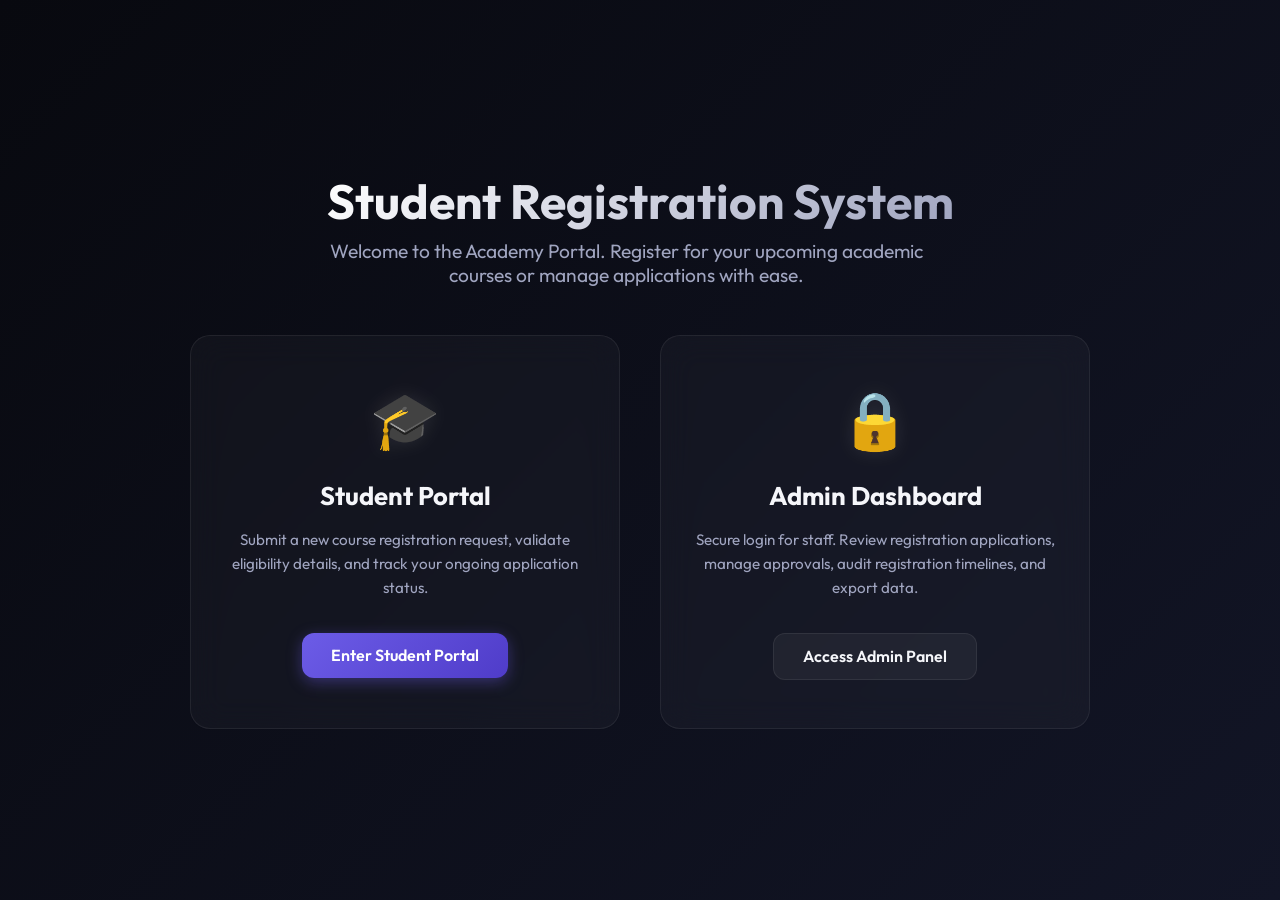
<file: templates/index.html>
<!DOCTYPE html>
<html lang="en">
<head>
    <meta charset="UTF-8">
    <meta name="viewport" content="width=device-width, initial-scale=1.0">
    <meta name="description" content="Portal for Student Registration System - Register for courses and track application status.">
    <title>Student Registration Portal</title>
    <link rel="stylesheet" href="/static/css/style.css">
</head>
<body>
    <div class="portal-wrapper">
        <div class="portal-title">
            <h1>Student Registration System</h1>
            <p>Welcome to the Academy Portal. Register for your upcoming academic courses or manage applications with ease.</p>
        </div>

        <div class="portal-cards">
            <!-- Card 1: Student Portal -->
            <div class="portal-card" onclick="window.location.href='/student'">
                <div class="portal-icon">🎓</div>
                <h2>Student Portal</h2>
                <p>Submit a new course registration request, validate eligibility details, and track your ongoing application status.</p>
                <a href="/student" class="btn-primary" id="student-portal-btn">Enter Student Portal</a>
            </div>

            <!-- Card 2: Admin Dashboard -->
            <div class="portal-card" onclick="window.location.href='/admin'">
                <div class="portal-icon">🔒</div>
                <h2>Admin Dashboard</h2>
                <p>Secure login for staff. Review registration applications, manage approvals, audit registration timelines, and export data.</p>
                <a href="/admin" class="btn-secondary" id="admin-portal-btn">Access Admin Panel</a>
            </div>
        </div>
    </div>
</body>
</html>
</file>
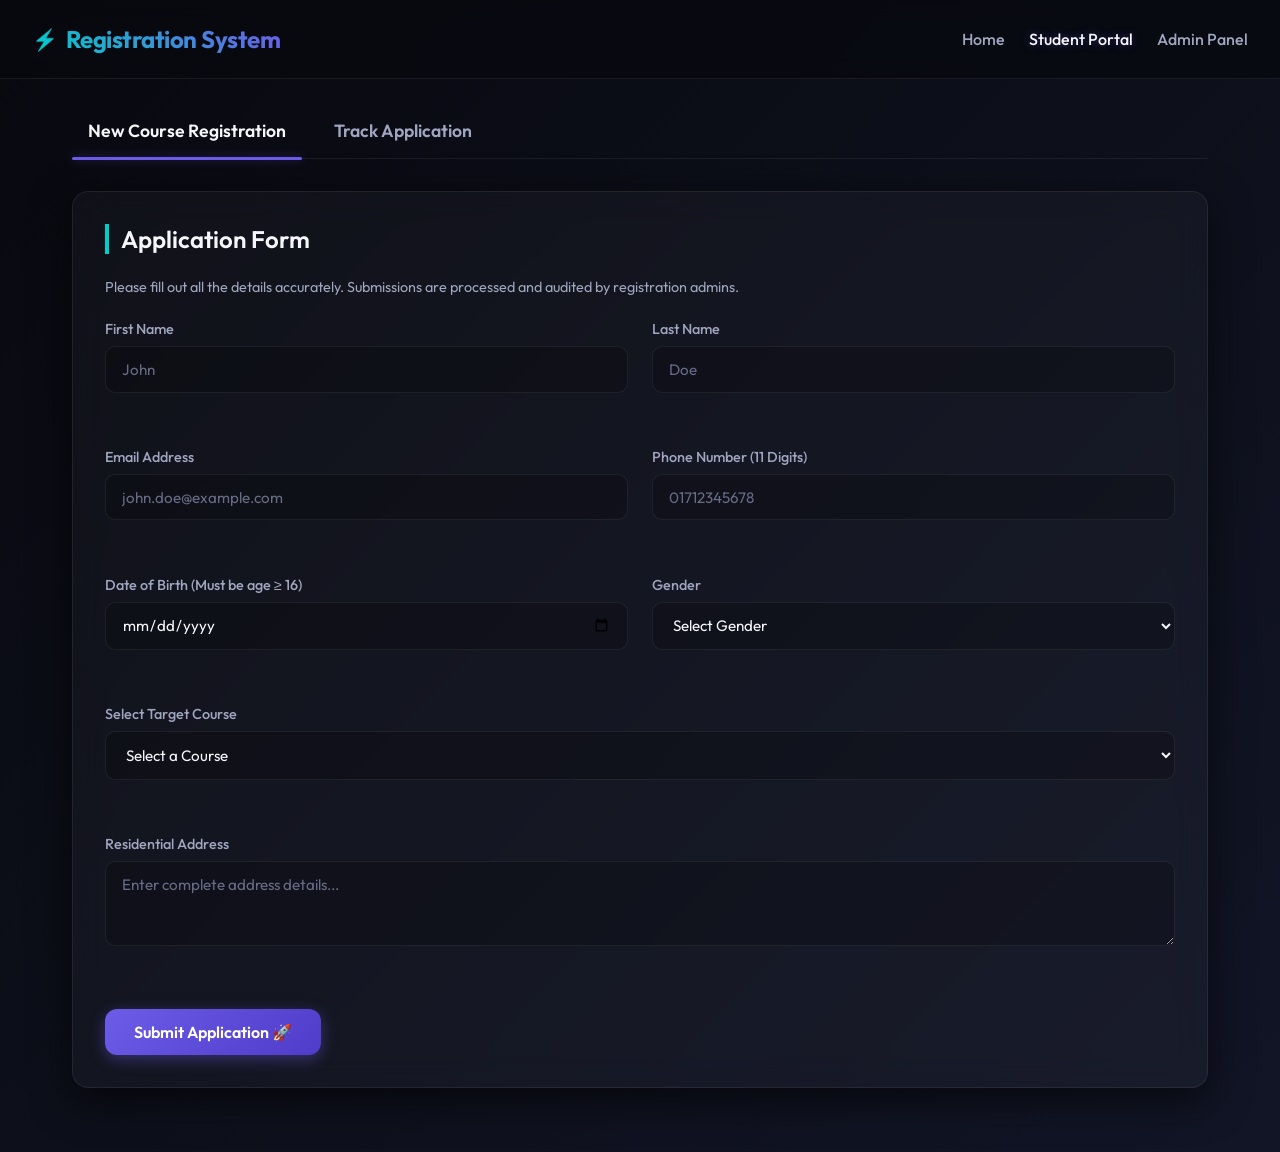
<file: templates/student.html>
<!DOCTYPE html>
<html lang="en">
<head>
    <meta charset="UTF-8">
    <meta name="viewport" content="width=device-width, initial-scale=1.0">
    <meta name="description" content="Register for courses and track your registration status.">
    <title>Student Portal - Registration System</title>
    <link rel="stylesheet" href="/static/css/style.css">
</head>
<body>
    <header>
        <div class="logo" onclick="window.location.href='/'" style="cursor:pointer">Registration System</div>
        <ul class="nav-links">
            <li><a href="/">Home</a></li>
            <li><a href="/student" class="active">Student Portal</a></li>
            <li><a href="/admin">Admin Panel</a></li>
        </ul>
    </header>

    <div class="container">
        <div class="tab-navigation">
            <button class="tab-btn active" onclick="switchTab('register-tab')">New Course Registration</button>
            <button class="tab-btn" onclick="switchTab('track-tab')">Track Application</button>
        </div>

        <!-- Registration Tab -->
        <div id="register-tab" class="tab-content active">
            <div class="glass-panel">
                <h2>Application Form</h2>
                <p style="color: var(--text-secondary); margin-bottom: 1.5rem; font-size: 0.9rem;">
                    Please fill out all the details accurately. Submissions are processed and audited by registration admins.
                </p>

                <form id="registration-form" onsubmit="submitRegistration(event)">
                    <div class="form-grid">
                        <div class="form-group">
                            <label for="first_name">First Name</label>
                            <input type="text" id="first_name" name="first_name" placeholder="John" required>
                            <span class="error-message" id="err-first_name"></span>
                        </div>
                        <div class="form-group">
                            <label for="last_name">Last Name</label>
                            <input type="text" id="last_name" name="last_name" placeholder="Doe" required>
                            <span class="error-message" id="err-last_name"></span>
                        </div>
                    </div>

                    <div class="form-grid">
                        <div class="form-group">
                            <label for="email">Email Address</label>
                            <input type="email" id="email" name="email" placeholder="john.doe@example.com" required>
                            <span class="error-message" id="err-email"></span>
                        </div>
                        <div class="form-group">
                            <label for="phone">Phone Number (11 Digits)</label>
                            <input type="tel" id="phone" name="phone" placeholder="01712345678" required>
                            <span class="error-message" id="err-phone"></span>
                        </div>
                    </div>

                    <div class="form-grid">
                        <div class="form-group">
                            <label for="date_of_birth">Date of Birth (Must be age &ge; 16)</label>
                            <input type="date" id="date_of_birth" name="date_of_birth" required>
                            <span class="error-message" id="err-date_of_birth"></span>
                        </div>
                        <div class="form-group">
                            <label for="gender">Gender</label>
                            <select id="gender" name="gender" required>
                                <option value="" disabled selected>Select Gender</option>
                                <option value="Male">Male</option>
                                <option value="Female">Female</option>
                                <option value="Other">Other</option>
                            </select>
                            <span class="error-message" id="err-gender"></span>
                        </div>
                    </div>

                    <div class="form-grid">
                        <div class="form-group">
                            <label for="course_name">Select Target Course</label>
                            <select id="course_name" name="course_name" required>
                                <option value="" disabled selected>Select a Course</option>
                                <option value="Computer Science">Computer Science</option>
                                <option value="Information Technology">Information Technology</option>
                                <option value="Data Science & AI">Data Science & AI</option>
                                <option value="Mechanical Engineering">Mechanical Engineering</option>
                                <option value="Electrical Engineering">Electrical Engineering</option>
                                <option value="Business Administration">Business Administration</option>
                            </select>
                            <span class="error-message" id="err-course_name"></span>
                        </div>
                    </div>

                    <div class="form-group full-width" style="margin-bottom: 2rem;">
                        <label for="address">Residential Address</label>
                        <textarea id="address" name="address" rows="3" placeholder="Enter complete address details..." required></textarea>
                        <span class="error-message" id="err-address"></span>
                    </div>

                    <button type="submit" class="btn-primary" id="submit-reg-btn">Submit Application 🚀</button>
                </form>

                <!-- Success Screen Injection -->
                <div id="success-screen-wrapper" style="display: none;">
                    <div class="success-screen">
                        <div class="success-icon">✓</div>
                        <h2>Registration Submitted Successfully!</h2>
                        <p>Your enrollment has been saved. Please write down your unique Registration ID to track its status.</p>
                        <div class="reg-id-display" id="display-reg-id">REGXXXX</div>
                        <br>
                        <button class="btn-secondary" onclick="resetForm()">Submit Another Application</button>
                        <button class="btn-primary" onclick="switchToTracker()">Track Registration Status</button>
                    </div>
                </div>
            </div>
        </div>

        <!-- Tracking Tab -->
        <div id="track-tab" class="tab-content">
            <div class="glass-panel">
                <h2>Application Tracker</h2>
                <p style="color: var(--text-secondary); margin-bottom: 1.5rem; font-size: 0.9rem;">
                    Search your registration using your Email, Phone Number, or Registration ID.
                </p>

                <div class="lookup-search-box">
                    <div class="form-group" style="flex: 1; margin: 0;">
                        <input type="text" id="track-query" placeholder="e.g. REG1001, john.doe@example.com, or 01712345678" style="padding: 0.8rem 1rem;">
                    </div>
                    <button class="btn-primary" onclick="trackStatus()" style="padding: 0.8rem 1.8rem;" id="track-btn">Track 🔍</button>
                </div>
                <span class="error-message" id="track-error" style="margin-bottom: 1rem; display: block;"></span>

                <div class="lookup-result-card" id="lookup-result">
                    <div style="display: flex; justify-content: space-between; align-items: flex-start; margin-bottom: 1.5rem; border-bottom: 1px solid var(--glass-border); padding-bottom: 1rem;">
                        <div>
                            <h3 id="lookup-name" style="font-size: 1.4rem; margin-bottom: 0.25rem;">John Doe</h3>
                            <p id="lookup-course" style="color: var(--secondary); font-weight: 500;">Computer Science</p>
                        </div>
                        <span id="lookup-status-badge" class="badge badge-submitted">Submitted</span>
                    </div>

                    <div class="detail-grid">
                        <div class="detail-field">
                            <label>Registration ID</label>
                            <p id="lookup-reg-id">REG1001</p>
                        </div>
                        <div class="detail-field">
                            <label>Application Date</label>
                            <p id="lookup-date">2026-06-24</p>
                        </div>
                        <div class="detail-field">
                            <label>Email Address</label>
                            <p id="lookup-email">john.doe@example.com</p>
                        </div>
                        <div class="detail-field">
                            <label>Phone Number</label>
                            <p id="lookup-phone">01712345678</p>
                        </div>
                    </div>
                </div>
            </div>
        </div>
    </div>

    <!-- Toast Notifications -->
    <div class="toast-container" id="toast-container"></div>

    <script src="/static/js/student.js"></script>
</body>
</html>
</file>
<file: static/css/style.css>
/* 
   Student Registration System - Premium CSS UI 
   Theme: Sleek Dark Mode with Glassmorphism & Neon Accents
*/

@import url('https://fonts.googleapis.com/css2?family=Outfit:wght@300;400;500;600;700&display=swap');

:root {
    --bg-gradient: linear-gradient(135deg, #08090f 0%, #121526 100%);
    --primary: #6c5ce7;
    --primary-glow: rgba(108, 92, 231, 0.4);
    --secondary: #00cec9;
    --secondary-glow: rgba(0, 206, 201, 0.3);
    --accent: #ff7675;
    
    /* Semantic Colors */
    --success: #00b894;
    --success-glow: rgba(0, 184, 148, 0.3);
    --warning: #f1c40f;
    --warning-glow: rgba(241, 196, 15, 0.3);
    --danger: #d63031;
    --danger-glow: rgba(214, 48, 49, 0.3);
    
    /* Neutral Colors */
    --text-primary: #f5f6fa;
    --text-secondary: #a0a5c0;
    --text-muted: #676b85;
    
    /* Glassmorphism specs */
    --glass-bg: rgba(255, 255, 255, 0.03);
    --glass-bg-hover: rgba(255, 255, 255, 0.06);
    --glass-border: rgba(255, 255, 255, 0.07);
    --glass-border-focus: rgba(108, 92, 231, 0.6);
    --glass-shadow: 0 12px 40px 0 rgba(0, 0, 0, 0.6);
}

* {
    box-sizing: border-box;
    margin: 0;
    padding: 0;
    font-family: 'Outfit', sans-serif;
    -webkit-font-smoothing: antialiased;
}

body {
    background: var(--bg-gradient);
    color: var(--text-primary);
    min-height: 100vh;
    display: flex;
    flex-direction: column;
    overflow-x: hidden;
}

/* Header & Navigation */
header {
    padding: 1.5rem 2rem;
    display: flex;
    justify-content: space-between;
    align-items: center;
    border-bottom: 1px solid var(--glass-border);
    backdrop-filter: blur(10px);
    position: sticky;
    top: 0;
    z-index: 100;
    background: rgba(8, 9, 15, 0.7);
}

.logo {
    font-size: 1.5rem;
    font-weight: 700;
    letter-spacing: -0.5px;
    background: linear-gradient(45deg, var(--secondary), var(--primary));
    -webkit-background-clip: text;
    -webkit-text-fill-color: transparent;
    display: flex;
    align-items: center;
    gap: 0.5rem;
}

.logo::before {
    content: '⚡';
    font-size: 1.3rem;
}

.nav-links {
    display: flex;
    gap: 1.5rem;
    list-style: none;
    align-items: center;
}

.nav-links a {
    color: var(--text-secondary);
    text-decoration: none;
    font-weight: 500;
    transition: color 0.3s ease, text-shadow 0.3s ease;
}

.nav-links a:hover, .nav-links a.active {
    color: var(--text-primary);
    text-shadow: 0 0 10px var(--primary-glow);
}

.btn-logout {
    background: rgba(214, 48, 49, 0.1);
    color: #ff7675;
    border: 1px solid rgba(214, 48, 49, 0.3);
    padding: 0.5rem 1rem;
    border-radius: 8px;
    cursor: pointer;
    font-weight: 500;
    transition: all 0.3s ease;
}

.btn-logout:hover {
    background: var(--danger);
    color: white;
    box-shadow: 0 0 15px var(--danger-glow);
}

/* Layout container */
.container {
    max-width: 1200px;
    margin: 0 auto;
    padding: 2rem;
    width: 100%;
    flex: 1;
}

/* Landing Portal CSS (index.html) */
.portal-wrapper {
    display: flex;
    flex-direction: column;
    align-items: center;
    justify-content: center;
    flex: 1;
    text-align: center;
    padding: 2rem;
}

.portal-title h1 {
    font-size: 3rem;
    font-weight: 700;
    margin-bottom: 0.5rem;
    background: linear-gradient(135deg, #ffffff 0%, var(--text-secondary) 100%);
    -webkit-background-clip: text;
    -webkit-text-fill-color: transparent;
}

.portal-title p {
    color: var(--text-secondary);
    font-size: 1.2rem;
    margin-bottom: 3rem;
    max-width: 600px;
}

.portal-cards {
    display: grid;
    grid-template-columns: repeat(auto-fit, minmax(320px, 1fr));
    gap: 2.5rem;
    width: 100%;
    max-width: 900px;
}

.portal-card {
    background: var(--glass-bg);
    border: 1px solid var(--glass-border);
    border-radius: 20px;
    padding: 3rem 2rem;
    backdrop-filter: blur(16px);
    transition: all 0.4s cubic-bezier(0.165, 0.84, 0.44, 1);
    cursor: pointer;
    display: flex;
    flex-direction: column;
    align-items: center;
    position: relative;
    overflow: hidden;
}

.portal-card::before {
    content: '';
    position: absolute;
    top: 0;
    left: 0;
    width: 100%;
    height: 4px;
    background: linear-gradient(90deg, transparent, var(--primary), transparent);
    transform: scaleX(0);
    transition: transform 0.4s ease;
}

.portal-card:hover::before {
    transform: scaleX(1);
}

.portal-card:hover {
    transform: translateY(-8px);
    border-color: rgba(255, 255, 255, 0.15);
    background: var(--glass-bg-hover);
    box-shadow: var(--glass-shadow), 0 0 30px var(--primary-glow);
}

.portal-icon {
    font-size: 3.5rem;
    margin-bottom: 1.5rem;
    filter: drop-shadow(0 0 10px rgba(255, 255, 255, 0.1));
    transition: transform 0.3s ease;
}

.portal-card:hover .portal-icon {
    transform: scale(1.15) rotate(5deg);
}

.portal-card h2 {
    font-size: 1.6rem;
    margin-bottom: 1rem;
    color: var(--text-primary);
}

.portal-card p {
    color: var(--text-secondary);
    font-size: 0.95rem;
    line-height: 1.6;
    margin-bottom: 2rem;
}

/* Glass Buttons */
.btn-primary {
    background: linear-gradient(135deg, var(--primary) 0%, #4f3cc9 100%);
    color: white;
    border: none;
    padding: 0.8rem 1.8rem;
    font-size: 1rem;
    font-weight: 600;
    border-radius: 12px;
    cursor: pointer;
    transition: all 0.3s ease;
    box-shadow: 0 4px 15px var(--primary-glow);
    display: inline-flex;
    align-items: center;
    gap: 0.5rem;
    text-decoration: none;
}

.btn-primary:hover {
    transform: translateY(-2px);
    box-shadow: 0 6px 20px rgba(108, 92, 231, 0.6);
    filter: brightness(1.1);
}

.btn-secondary {
    background: rgba(255, 255, 255, 0.05);
    color: var(--text-primary);
    border: 1px solid var(--glass-border);
    padding: 0.8rem 1.8rem;
    font-size: 1rem;
    font-weight: 600;
    border-radius: 12px;
    cursor: pointer;
    transition: all 0.3s ease;
    text-decoration: none;
    display: inline-flex;
    align-items: center;
    gap: 0.5rem;
}

.btn-secondary:hover {
    background: rgba(255, 255, 255, 0.1);
    border-color: rgba(255, 255, 255, 0.25);
    transform: translateY(-2px);
}

/* Card / Glass panels */
.glass-panel {
    background: var(--glass-bg);
    border: 1px solid var(--glass-border);
    border-radius: 16px;
    padding: 2rem;
    backdrop-filter: blur(16px);
    box-shadow: var(--glass-shadow);
    margin-bottom: 2rem;
}

.glass-panel h2 {
    font-size: 1.5rem;
    margin-bottom: 1.5rem;
    font-weight: 600;
    border-left: 4px solid var(--secondary);
    padding-left: 0.75rem;
    color: var(--text-primary);
}

/* Forms */
.form-grid {
    display: grid;
    grid-template-columns: repeat(auto-fit, minmax(250px, 1fr));
    gap: 1.5rem;
    margin-bottom: 1.5rem;
}

.form-group {
    display: flex;
    flex-direction: column;
    gap: 0.5rem;
    position: relative;
}

.form-group.full-width {
    grid-column: 1 / -1;
}

label {
    font-size: 0.9rem;
    font-weight: 500;
    color: var(--text-secondary);
    transition: color 0.3s ease;
}

input, select, textarea {
    background: rgba(0, 0, 0, 0.2);
    border: 1px solid var(--glass-border);
    border-radius: 10px;
    padding: 0.8rem 1rem;
    color: var(--text-primary);
    font-size: 0.95rem;
    transition: all 0.3s ease;
    outline: none;
    width: 100%;
}

input:focus, select:focus, textarea:focus {
    border-color: var(--primary);
    box-shadow: 0 0 12px var(--primary-glow);
    background: rgba(0, 0, 0, 0.35);
}

input::placeholder, textarea::placeholder {
    color: var(--text-muted);
}

.error-message {
    color: var(--accent);
    font-size: 0.8rem;
    margin-top: 0.25rem;
    min-height: 1.2rem;
    display: block;
}

/* Custom Select styling */
select option {
    background: #121526;
    color: var(--text-primary);
}

/* Login Screen specific */
.login-container {
    display: flex;
    justify-content: center;
    align-items: center;
    flex: 1;
    padding: 2rem;
}

.login-card {
    width: 100%;
    max-width: 420px;
    padding: 3rem 2.5rem;
}

.login-header {
    text-align: center;
    margin-bottom: 2rem;
}

.login-header h1 {
    font-size: 2rem;
    font-weight: 700;
    margin-bottom: 0.5rem;
    background: linear-gradient(135deg, white, var(--text-secondary));
    -webkit-background-clip: text;
    -webkit-text-fill-color: transparent;
}

.login-header p {
    color: var(--text-secondary);
    font-size: 0.9rem;
}

/* Tabs UI for Student Registration / Lookup */
.tab-navigation {
    display: flex;
    gap: 1rem;
    margin-bottom: 2rem;
    border-bottom: 1px solid var(--glass-border);
    padding-bottom: 0.5rem;
}

.tab-btn {
    background: none;
    border: none;
    color: var(--text-secondary);
    font-size: 1.1rem;
    font-weight: 600;
    padding: 0.5rem 1rem;
    cursor: pointer;
    transition: all 0.3s ease;
    position: relative;
}

.tab-btn.active {
    color: var(--text-primary);
}

.tab-btn.active::after {
    content: '';
    position: absolute;
    bottom: -0.6rem;
    left: 0;
    width: 100%;
    height: 3px;
    background: var(--primary);
    border-radius: 3px;
    box-shadow: 0 0 10px var(--primary-glow);
}

.tab-content {
    display: none;
    animation: fadeIn 0.4s ease;
}

.tab-content.active {
    display: block;
}

/* Status Badges */
.badge {
    display: inline-flex;
    align-items: center;
    padding: 0.35rem 0.75rem;
    border-radius: 20px;
    font-size: 0.8rem;
    font-weight: 600;
    text-transform: uppercase;
    letter-spacing: 0.5px;
    gap: 0.35rem;
}

.badge::before {
    content: '';
    display: inline-block;
    width: 6px;
    height: 6px;
    border-radius: 50%;
}

.badge-submitted {
    background: rgba(241, 196, 15, 0.1);
    color: var(--warning);
    border: 1px solid rgba(241, 196, 15, 0.25);
}
.badge-submitted::before {
    background: var(--warning);
    box-shadow: 0 0 8px var(--warning-glow);
}

.badge-approved {
    background: rgba(0, 184, 148, 0.1);
    color: var(--success);
    border: 1px solid rgba(0, 184, 148, 0.25);
}
.badge-approved::before {
    background: var(--success);
    box-shadow: 0 0 8px var(--success-glow);
}

.badge-rejected {
    background: rgba(214, 48, 49, 0.1);
    color: var(--danger);
    border: 1px solid rgba(214, 48, 49, 0.25);
}
.badge-rejected::before {
    background: var(--danger);
    box-shadow: 0 0 8px var(--danger-glow);
}

/* Results panel for Status lookup */
.lookup-search-box {
    display: flex;
    gap: 1rem;
    margin-bottom: 2rem;
    align-items: flex-start;
}

.lookup-result-card {
    background: rgba(255, 255, 255, 0.02);
    border: 1px solid var(--glass-border);
    border-radius: 12px;
    padding: 2rem;
    margin-top: 1.5rem;
    display: none;
    animation: slideUp 0.4s ease;
}

/* Admin Dashboard Table */
.dashboard-actions {
    display: flex;
    justify-content: space-between;
    align-items: center;
    margin-bottom: 1.5rem;
    gap: 1rem;
    flex-wrap: wrap;
}

.search-filters {
    display: flex;
    gap: 1rem;
    flex: 1;
    max-width: 600px;
}

.search-input-wrapper {
    position: relative;
    flex: 1;
}

.table-container {
    overflow-x: auto;
    border-radius: 12px;
    border: 1px solid var(--glass-border);
    margin-bottom: 1.5rem;
}

table {
    width: 100%;
    border-collapse: collapse;
    text-align: left;
    background: rgba(0, 0, 0, 0.15);
}

th, td {
    padding: 1rem 1.25rem;
    font-size: 0.95rem;
}

th {
    background: rgba(255, 255, 255, 0.04);
    color: var(--text-primary);
    font-weight: 600;
    border-bottom: 1px solid var(--glass-border);
    text-transform: uppercase;
    font-size: 0.8rem;
    letter-spacing: 0.5px;
}

tr {
    border-bottom: 1px solid rgba(255, 255, 255, 0.03);
    transition: background 0.2s ease;
}

tr:hover {
    background: rgba(255, 255, 255, 0.02);
}

/* Pagination */
.pagination {
    display: flex;
    justify-content: space-between;
    align-items: center;
    margin-top: 1rem;
}

.pagination-controls {
    display: flex;
    gap: 0.5rem;
}

.pagination-btn {
    background: rgba(255, 255, 255, 0.05);
    border: 1px solid var(--glass-border);
    color: var(--text-primary);
    padding: 0.4rem 0.8rem;
    border-radius: 6px;
    cursor: pointer;
    font-weight: 500;
    transition: all 0.2s ease;
}

.pagination-btn:hover:not(:disabled) {
    background: var(--primary);
    box-shadow: 0 0 8px var(--primary-glow);
}

.pagination-btn:disabled {
    opacity: 0.4;
    cursor: not-allowed;
}

.page-info {
    color: var(--text-secondary);
    font-size: 0.9rem;
}

/* Drawer / Detail Modal */
.drawer-overlay {
    position: fixed;
    top: 0;
    left: 0;
    width: 100vw;
    height: 100vh;
    background: rgba(0, 0, 0, 0.6);
    backdrop-filter: blur(4px);
    z-index: 200;
    opacity: 0;
    visibility: hidden;
    transition: all 0.3s ease;
}

.drawer-overlay.open {
    opacity: 1;
    visibility: visible;
}

.drawer {
    position: fixed;
    top: 0;
    right: -450px;
    width: 450px;
    height: 100vh;
    background: #0f111a;
    border-left: 1px solid var(--glass-border);
    box-shadow: -10px 0 30px rgba(0, 0, 0, 0.5);
    z-index: 201;
    display: flex;
    flex-direction: column;
    transition: right 0.3s cubic-bezier(0.165, 0.84, 0.44, 1);
    padding: 2rem;
}

.drawer.open {
    right: 0;
}

.drawer-header {
    display: flex;
    justify-content: space-between;
    align-items: center;
    border-bottom: 1px solid var(--glass-border);
    padding-bottom: 1rem;
    margin-bottom: 1.5rem;
}

.drawer-header h3 {
    font-size: 1.4rem;
    font-weight: 600;
}

.drawer-close {
    background: none;
    border: none;
    color: var(--text-secondary);
    font-size: 1.5rem;
    cursor: pointer;
    transition: color 0.2s ease;
}

.drawer-close:hover {
    color: var(--text-primary);
}

.drawer-content {
    flex: 1;
    overflow-y: auto;
    padding-right: 0.5rem;
}

/* Timeline Audit Logs */
.timeline {
    margin-top: 1.5rem;
    position: relative;
    padding-left: 1.5rem;
}

.timeline::before {
    content: '';
    position: absolute;
    left: 4px;
    top: 6px;
    width: 2px;
    height: 90%;
    background: var(--glass-border);
}

.timeline-item {
    position: relative;
    margin-bottom: 1.5rem;
}

.timeline-marker {
    position: absolute;
    left: -1.5rem;
    top: 4px;
    width: 10px;
    height: 10px;
    border-radius: 50%;
    background: var(--text-muted);
    border: 2px solid #0f111a;
    transition: all 0.3s ease;
}

.timeline-item.approved .timeline-marker {
    background: var(--success);
    box-shadow: 0 0 8px var(--success-glow);
}
.timeline-item.rejected .timeline-marker {
    background: var(--danger);
    box-shadow: 0 0 8px var(--danger-glow);
}
.timeline-item.submitted .timeline-marker {
    background: var(--warning);
    box-shadow: 0 0 8px var(--warning-glow);
}

.timeline-info {
    font-size: 0.85rem;
    color: var(--text-secondary);
    margin-bottom: 0.25rem;
}

.timeline-status {
    font-weight: 600;
    color: var(--text-primary);
    margin-bottom: 0.25rem;
}

.timeline-remarks {
    color: var(--text-secondary);
    font-style: italic;
    background: rgba(255, 255, 255, 0.02);
    padding: 0.5rem;
    border-radius: 6px;
    font-size: 0.85rem;
    border-left: 2px solid var(--glass-border);
}

/* Action forms within drawer */
.action-box {
    background: rgba(255, 255, 255, 0.02);
    border: 1px solid var(--glass-border);
    padding: 1.25rem;
    border-radius: 12px;
    margin-top: 1.5rem;
}

.action-box h4 {
    margin-bottom: 0.75rem;
    font-size: 1rem;
    font-weight: 600;
}

.action-buttons {
    display: flex;
    gap: 0.75rem;
    margin-top: 1rem;
}

.btn-approve {
    background: var(--success);
    color: white;
    border: none;
    flex: 1;
    padding: 0.6rem;
    border-radius: 8px;
    font-weight: 600;
    cursor: pointer;
    transition: all 0.3s ease;
}
.btn-approve:hover {
    box-shadow: 0 0 12px var(--success-glow);
    filter: brightness(1.1);
}

.btn-reject {
    background: var(--danger);
    color: white;
    border: none;
    flex: 1;
    padding: 0.6rem;
    border-radius: 8px;
    font-weight: 600;
    cursor: pointer;
    transition: all 0.3s ease;
}
.btn-reject:hover {
    box-shadow: 0 0 12px var(--danger-glow);
    filter: brightness(1.1);
}

/* Toast Messages */
.toast-container {
    position: fixed;
    bottom: 2rem;
    right: 2rem;
    z-index: 999;
    display: flex;
    flex-direction: column;
    gap: 0.75rem;
}

.toast {
    background: rgba(20, 24, 40, 0.95);
    border: 1px solid var(--glass-border);
    color: var(--text-primary);
    padding: 1rem 1.5rem;
    border-radius: 10px;
    box-shadow: 0 10px 25px rgba(0, 0, 0, 0.5);
    display: flex;
    align-items: center;
    gap: 0.75rem;
    min-width: 300px;
    transform: translateY(100px);
    opacity: 0;
    transition: all 0.4s cubic-bezier(0.175, 0.885, 0.32, 1.275);
    backdrop-filter: blur(10px);
}

.toast.show {
    transform: translateY(0);
    opacity: 1;
}

.toast-success {
    border-left: 4px solid var(--success);
}
.toast-error {
    border-left: 4px solid var(--danger);
}
.toast-info {
    border-left: 4px solid var(--secondary);
}

/* Keyframes */
@keyframes fadeIn {
    from { opacity: 0; transform: translateY(5px); }
    to { opacity: 1; transform: translateY(0); }
}

@keyframes slideUp {
    from { opacity: 0; transform: translateY(15px); }
    to { opacity: 1; transform: translateY(0); }
}

/* Registration success screen design */
.success-screen {
    text-align: center;
    padding: 2.5rem;
}

.success-icon {
    font-size: 4rem;
    color: var(--success);
    margin-bottom: 1.5rem;
    animation: scaleIn 0.5s ease;
}

.reg-id-display {
    font-size: 2rem;
    font-weight: 700;
    color: var(--secondary);
    letter-spacing: 1px;
    background: rgba(0, 206, 201, 0.1);
    border: 1px dashed var(--secondary);
    display: inline-block;
    padding: 0.75rem 2rem;
    border-radius: 10px;
    margin: 1.5rem 0;
}

@keyframes scaleIn {
    0% { transform: scale(0); }
    70% { transform: scale(1.1); }
    100% { transform: scale(1); }
}

/* Detail panel fields */
.detail-grid {
    display: grid;
    grid-template-columns: 1fr 1fr;
    gap: 1rem 1.5rem;
    margin-bottom: 1.5rem;
}

.detail-field label {
    font-size: 0.8rem;
    color: var(--text-secondary);
}

.detail-field p {
    font-size: 0.95rem;
    font-weight: 500;
    color: var(--text-primary);
}

.detail-field.full-width {
    grid-column: 1 / -1;
}

/* Responsive tweaks */
@media (max-width: 768px) {
    .drawer {
        width: 100%;
        right: -100%;
    }
    .portal-cards {
        grid-template-columns: 1fr;
    }
    .dashboard-actions {
        flex-direction: column;
        align-items: stretch;
    }
    .search-filters {
        flex-direction: column;
    }
}
</file>
